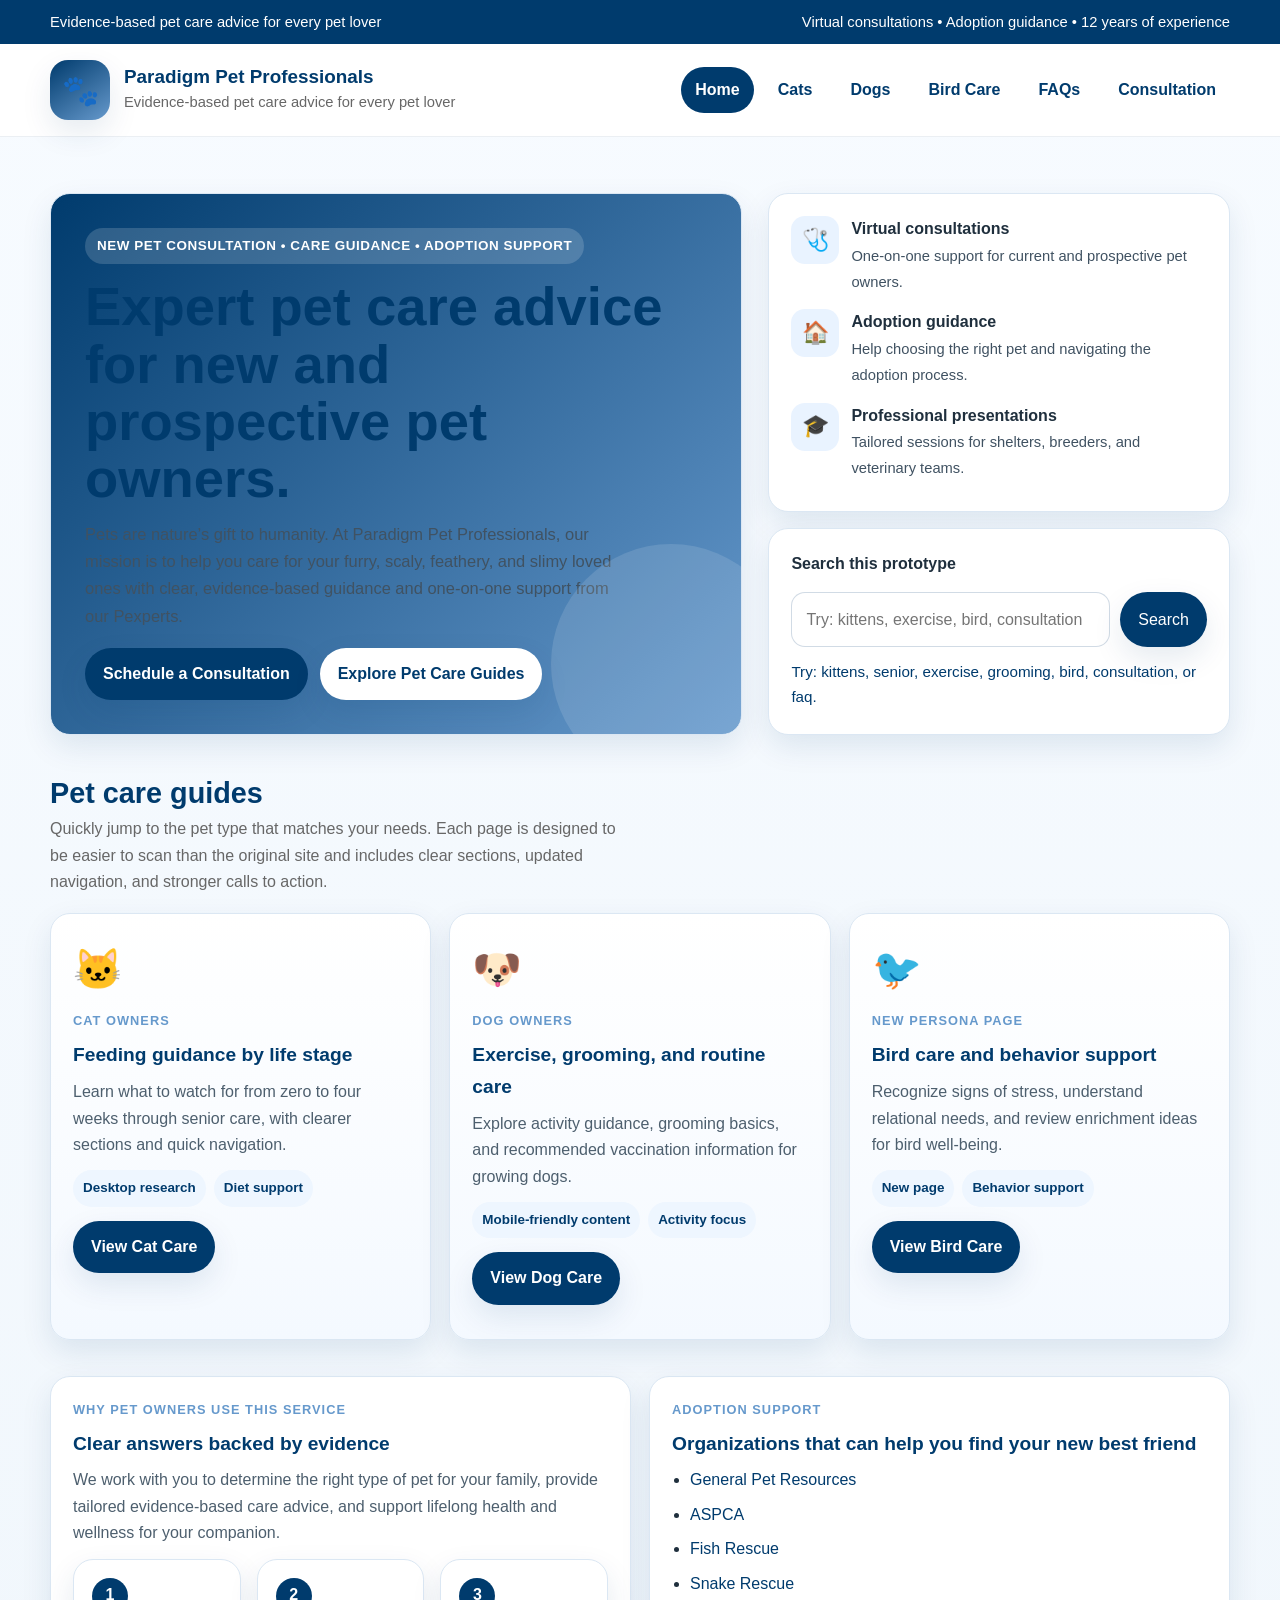
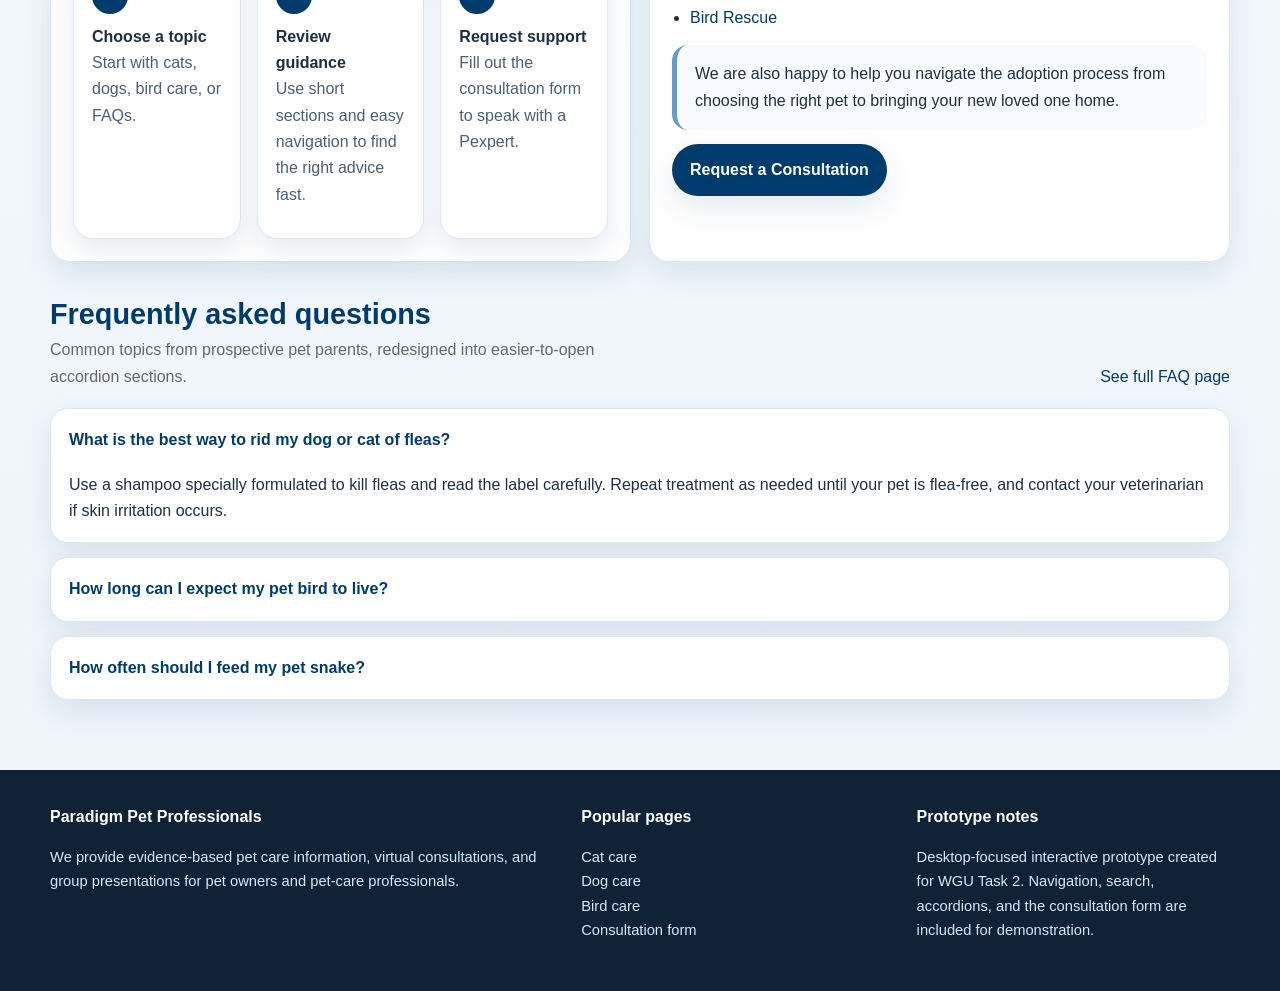
<file: index.html>
<!doctype html>
<html lang="en">
<head>
<meta charset="utf-8">
<meta name="viewport" content="width=device-width, initial-scale=1">
<title>Home | Paradigm Pet Professionals</title>
<link rel="stylesheet" href="styles.css">

</head>
<body>
<div class="topbar"><div class="container"><div>Evidence-based pet care advice for every pet lover</div><div>Virtual consultations • Adoption guidance • 12 years of experience</div></div></div>
<header class="site-header">
  <div class="container header-wrap">
    <div class="brand"><div class="logo">🐾</div><div><h1>Paradigm Pet Professionals</h1><p>Evidence-based pet care advice for every pet lover</p></div></div>
    <nav class="primary" aria-label="Primary"><ul><li><a href="index.html" class="active">Home</a></li><li><a href="cats.html" class="">Cats</a></li><li><a href="dogs.html" class="">Dogs</a></li><li><a href="birds.html" class="">Bird Care</a></li><li><a href="faqs.html" class="">FAQs</a></li><li><a href="consult.html" class="">Consultation</a></li></ul></nav>
  </div>
</header>
<main>

<section class="page-hero">
  <div class="container hero-card">
    <div class="hero-main panel">
      <span class="eyebrow">New pet consultation • Care guidance • Adoption support</span>
      <h2>Expert pet care advice for new and prospective pet owners.</h2>
      <p>Pets are nature’s gift to humanity. At Paradigm Pet Professionals, our mission is to help you care for your furry, scaly, feathery, and slimy loved ones with clear, evidence-based guidance and one-on-one support from our Pexperts.</p>
      <div class="hero-actions"><a class="btn" href="consult.html">Schedule a Consultation</a><a class="btn alt" href="#pet-guides">Explore Pet Care Guides</a></div>
    </div>
    <div class="hero-side">
      <div class="panel info-card">
        <div class="icon-row"><div class="icon">🩺</div><div><strong>Virtual consultations</strong><br><span class="small" style="color:#405262">One-on-one support for current and prospective pet owners.</span></div></div>
        <div class="icon-row" style="margin-top:14px"><div class="icon">🏠</div><div><strong>Adoption guidance</strong><br><span class="small" style="color:#405262">Help choosing the right pet and navigating the adoption process.</span></div></div>
        <div class="icon-row" style="margin-top:14px"><div class="icon">🎓</div><div><strong>Professional presentations</strong><br><span class="small" style="color:#405262">Tailored sessions for shelters, breeders, and veterinary teams.</span></div></div>
      </div>
      <div class="panel info-card search-wrap" data-search>
        <strong>Search this prototype</strong>
        <div class="search-row"><input data-search-input type="text" placeholder="Try: kittens, exercise, bird, consultation"><button class="btn" data-search-btn type="button">Search</button></div>
        <div class="result" data-search-result>Try: kittens, senior, exercise, grooming, bird, consultation, or faq.</div>
      </div>
    </div>
  </div>
</section>

<section class="section" id="pet-guides">
  <div class="container">
    <div class="section-title"><div><h2>Pet care guides</h2><p>Quickly jump to the pet type that matches your needs. Each page is designed to be easier to scan than the original site and includes clear sections, updated navigation, and stronger calls to action.</p></div></div>
    <div class="grid-3">
      <article class="panel pet-card"><div class="pet-emoji">🐱</div><div class="kicker">Cat owners</div><h4>Feeding guidance by life stage</h4><p>Learn what to watch for from zero to four weeks through senior care, with clearer sections and quick navigation.</p><div class="tags"><span class="tag">Desktop research</span><span class="tag">Diet support</span></div><p style="margin-top:14px"><a class="btn" href="cats.html">View Cat Care</a></p></article>
      <article class="panel pet-card"><div class="pet-emoji">🐶</div><div class="kicker">Dog owners</div><h4>Exercise, grooming, and routine care</h4><p>Explore activity guidance, grooming basics, and recommended vaccination information for growing dogs.</p><div class="tags"><span class="tag">Mobile-friendly content</span><span class="tag">Activity focus</span></div><p style="margin-top:14px"><a class="btn" href="dogs.html">View Dog Care</a></p></article>
      <article class="panel pet-card"><div class="pet-emoji">🐦</div><div class="kicker">New persona page</div><h4>Bird care and behavior support</h4><p>Recognize signs of stress, understand relational needs, and review enrichment ideas for bird well-being.</p><div class="tags"><span class="tag">New page</span><span class="tag">Behavior support</span></div><p style="margin-top:14px"><a class="btn" href="birds.html">View Bird Care</a></p></article>
    </div>
  </div>
</section>

<section class="section">
  <div class="container grid-2">
    <div class="panel article-card">
      <div class="kicker">Why pet owners use this service</div>
      <h4>Clear answers backed by evidence</h4>
      <p>We work with you to determine the right type of pet for your family, provide tailored evidence-based care advice, and support lifelong health and wellness for your companion.</p>
      <div class="process">
        <div class="panel step"><div class="num">1</div><strong>Choose a topic</strong><p>Start with cats, dogs, bird care, or FAQs.</p></div>
        <div class="panel step"><div class="num">2</div><strong>Review guidance</strong><p>Use short sections and easy navigation to find the right advice fast.</p></div>
        <div class="panel step"><div class="num">3</div><strong>Request support</strong><p>Fill out the consultation form to speak with a Pexpert.</p></div>
      </div>
    </div>
    <div class="panel resource-card">
      <div class="kicker">Adoption support</div>
      <h4>Organizations that can help you find your new best friend</h4>
      <ul class="clean">
        <li><a href="https://bestfriends.org/pet-care-resources/issues/pet-adoption-resources">General Pet Resources</a></li>
        <li><a href="https://www.aspca.org/">ASPCA</a></li>
        <li><a href="https://www.sterlingshelter.org/humane-society/koi-fish-rescue/">Fish Rescue</a></li>
        <li><a href="https://savethesnakes.org/snakerescuecall/">Snake Rescue</a></li>
        <li><a href="https://ftlob.rescuegroups.org/">Bird Rescue</a></li>
      </ul>
      <div class="callout">We are also happy to help you navigate the adoption process from choosing the right pet to bringing your new loved one home.</div>
      <a class="btn" href="consult.html">Request a Consultation</a>
    </div>
  </div>
</section>

<section class="section">
  <div class="container">
    <div class="section-title"><div><h2>Frequently asked questions</h2><p>Common topics from prospective pet parents, redesigned into easier-to-open accordion sections.</p></div><a href="faqs.html">See full FAQ page</a></div>
    <div class="accordion">
      <details open><summary>What is the best way to rid my dog or cat of fleas?</summary><div class="body">Use a shampoo specially formulated to kill fleas and read the label carefully. Repeat treatment as needed until your pet is flea-free, and contact your veterinarian if skin irritation occurs.</div></details>
      <details><summary>How long can I expect my pet bird to live?</summary><div class="body">Lifespan varies by species, size, environment, and care quality. Cockatiels and budgies may live up to 20 years on average, while some parrots can live much longer.</div></details>
      <details><summary>How often should I feed my pet snake?</summary><div class="body">Most snakes eat once or twice per week, depending on age, size, and activity level. If a snake has not eaten in two or three weeks and seems lethargic, contact a veterinarian.</div></details>
    </div>
  </div>
</section>

</main>
<footer>
  <div class="container footer-grid">
    <div>
      <h4>Paradigm Pet Professionals</h4>
      <p class="small">We provide evidence-based pet care information, virtual consultations, and group presentations for pet owners and pet-care professionals.</p>
    </div>
    <div>
      <h4>Popular pages</h4>
      <p class="small"><a href="cats.html">Cat care</a><br><a href="dogs.html">Dog care</a><br><a href="birds.html">Bird care</a><br><a href="consult.html">Consultation form</a></p>
    </div>
    <div>
      <h4>Prototype notes</h4>
      <p class="small">Desktop-focused interactive prototype created for WGU Task 2. Navigation, search, accordions, and the consultation form are included for demonstration.</p>
    </div>
  </div>
</footer>
<script src="script.js"></script>
</body>
</html>
</file>
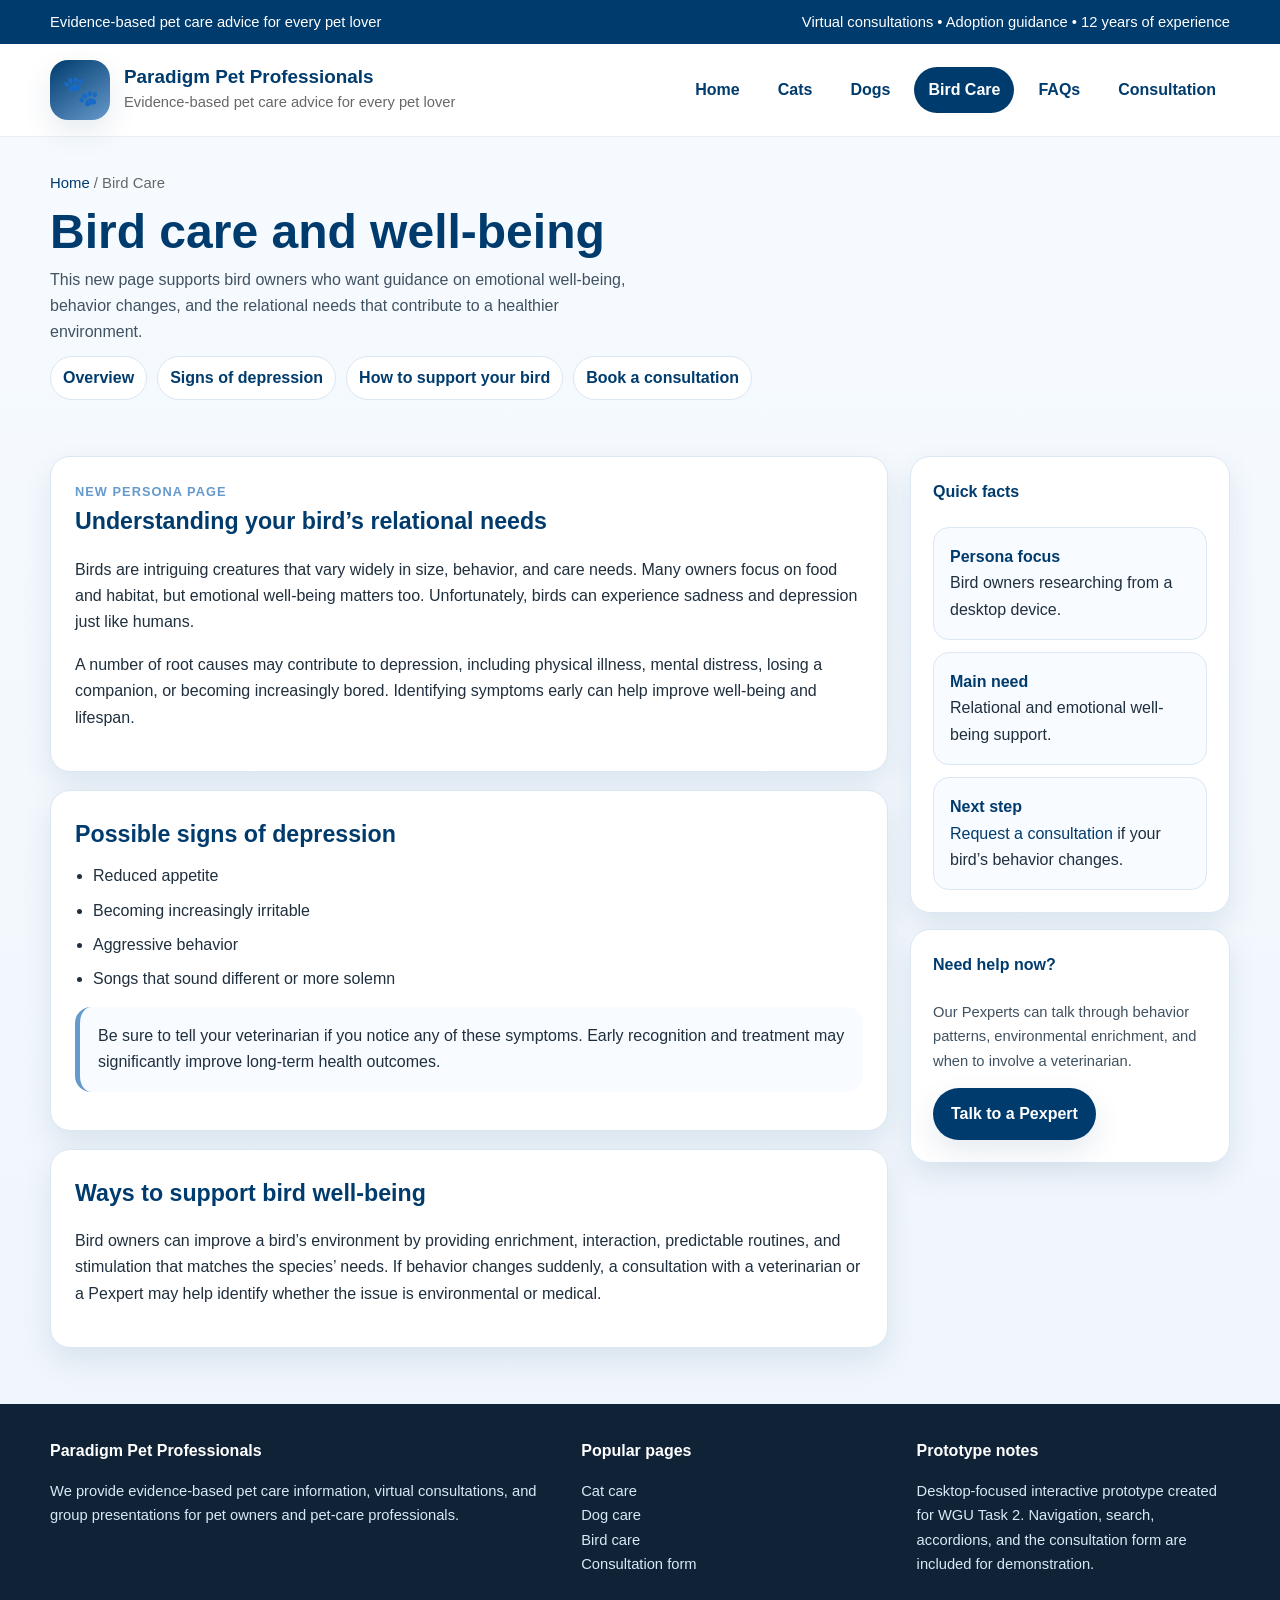
<file: birds.html>
<!doctype html>
<html lang="en">
<head>
<meta charset="utf-8">
<meta name="viewport" content="width=device-width, initial-scale=1">
<title>Bird Care | Paradigm Pet Professionals</title>
<link rel="stylesheet" href="styles.css">

</head>
<body>
<div class="topbar"><div class="container"><div>Evidence-based pet care advice for every pet lover</div><div>Virtual consultations • Adoption guidance • 12 years of experience</div></div></div>
<header class="site-header">
  <div class="container header-wrap">
    <div class="brand"><div class="logo">🐾</div><div><h1>Paradigm Pet Professionals</h1><p>Evidence-based pet care advice for every pet lover</p></div></div>
    <nav class="primary" aria-label="Primary"><ul><li><a href="index.html" class="">Home</a></li><li><a href="cats.html" class="">Cats</a></li><li><a href="dogs.html" class="">Dogs</a></li><li><a href="birds.html" class="active">Bird Care</a></li><li><a href="faqs.html" class="">FAQs</a></li><li><a href="consult.html" class="">Consultation</a></li></ul></nav>
  </div>
</header>
<main>

<section class="page-hero"><div class="container"><div class="breadcrumbs"><a href="index.html">Home</a> / Bird Care</div><h2>Bird care and well-being</h2><p>This new page supports bird owners who want guidance on emotional well-being, behavior changes, and the relational needs that contribute to a healthier environment.</p><div class="quick-nav"><a href="#overview">Overview</a><a href="#symptoms">Signs of depression</a><a href="#support">How to support your bird</a><a href="consult.html">Book a consultation</a></div></div></section>
<section class="section"><div class="container content-layout"><div class="content-stack">
  <article class="panel section-card" id="overview"><div class="kicker">New persona page</div><h3>Understanding your bird’s relational needs</h3><p>Birds are intriguing creatures that vary widely in size, behavior, and care needs. Many owners focus on food and habitat, but emotional well-being matters too. Unfortunately, birds can experience sadness and depression just like humans.</p><p>A number of root causes may contribute to depression, including physical illness, mental distress, losing a companion, or becoming increasingly bored. Identifying symptoms early can help improve well-being and lifespan.</p></article>
  <article class="panel section-card" id="symptoms"><h3>Possible signs of depression</h3><ul class="clean"><li>Reduced appetite</li><li>Becoming increasingly irritable</li><li>Aggressive behavior</li><li>Songs that sound different or more solemn</li></ul><div class="callout">Be sure to tell your veterinarian if you notice any of these symptoms. Early recognition and treatment may significantly improve long-term health outcomes.</div></article>
  <article class="panel section-card" id="support"><h3>Ways to support bird well-being</h3><p>Bird owners can improve a bird’s environment by providing enrichment, interaction, predictable routines, and stimulation that matches the species’ needs. If behavior changes suddenly, a consultation with a veterinarian or a Pexpert may help identify whether the issue is environmental or medical.</p></article>
</div>
<aside class="sidebar"><div class="panel info-card"><h4 style="margin-top:0;color:var(--midnight)">Quick facts</h4><div class="stat-list"><div class="stat-box"><strong>Persona focus</strong>Bird owners researching from a desktop device.</div><div class="stat-box"><strong>Main need</strong>Relational and emotional well-being support.</div><div class="stat-box"><strong>Next step</strong><a href="consult.html">Request a consultation</a> if your bird’s behavior changes.</div></div></div><div class="panel info-card"><h4 style="margin-top:0;color:var(--midnight)">Need help now?</h4><p class="small" style="color:#405262">Our Pexperts can talk through behavior patterns, environmental enrichment, and when to involve a veterinarian.</p><a class="btn" href="consult.html">Talk to a Pexpert</a></div></aside>
</div></section>

</main>
<footer>
  <div class="container footer-grid">
    <div>
      <h4>Paradigm Pet Professionals</h4>
      <p class="small">We provide evidence-based pet care information, virtual consultations, and group presentations for pet owners and pet-care professionals.</p>
    </div>
    <div>
      <h4>Popular pages</h4>
      <p class="small"><a href="cats.html">Cat care</a><br><a href="dogs.html">Dog care</a><br><a href="birds.html">Bird care</a><br><a href="consult.html">Consultation form</a></p>
    </div>
    <div>
      <h4>Prototype notes</h4>
      <p class="small">Desktop-focused interactive prototype created for WGU Task 2. Navigation, search, accordions, and the consultation form are included for demonstration.</p>
    </div>
  </div>
</footer>
<script src="script.js"></script>
</body>
</html>
</file>
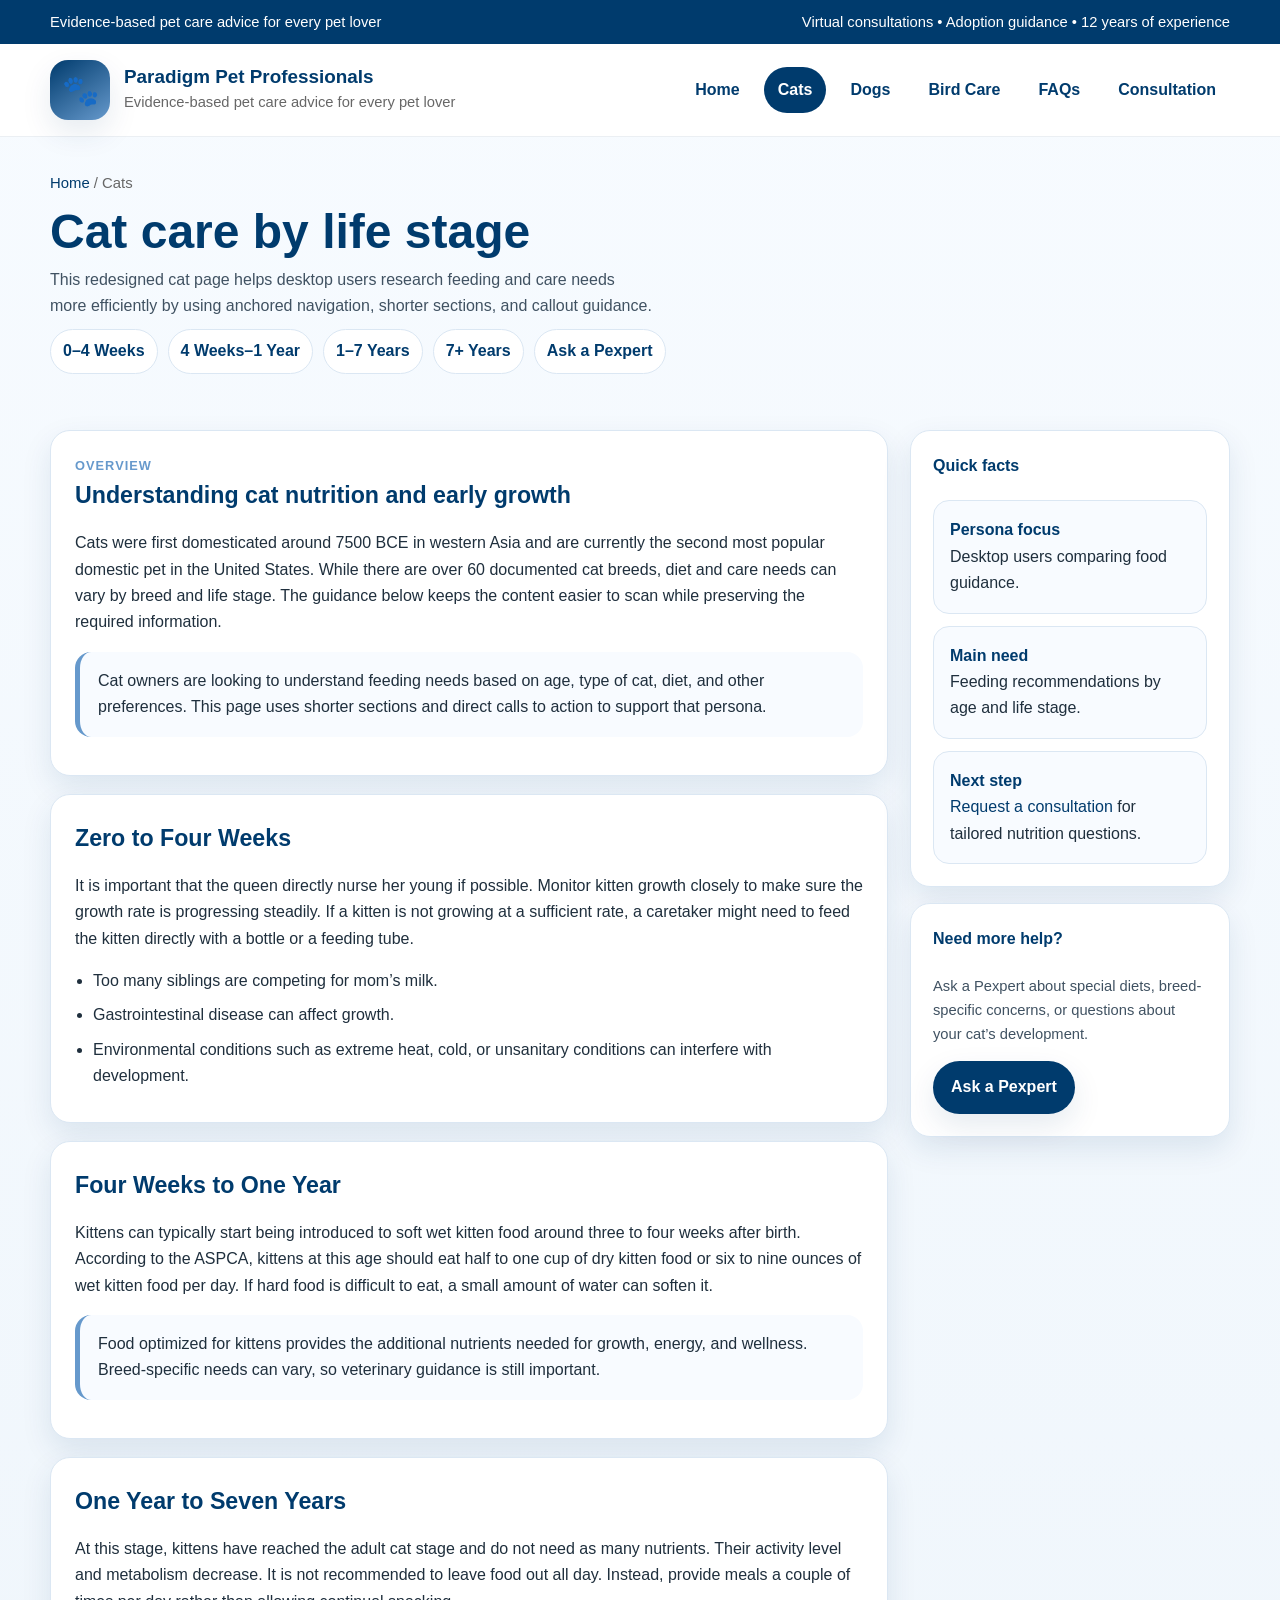
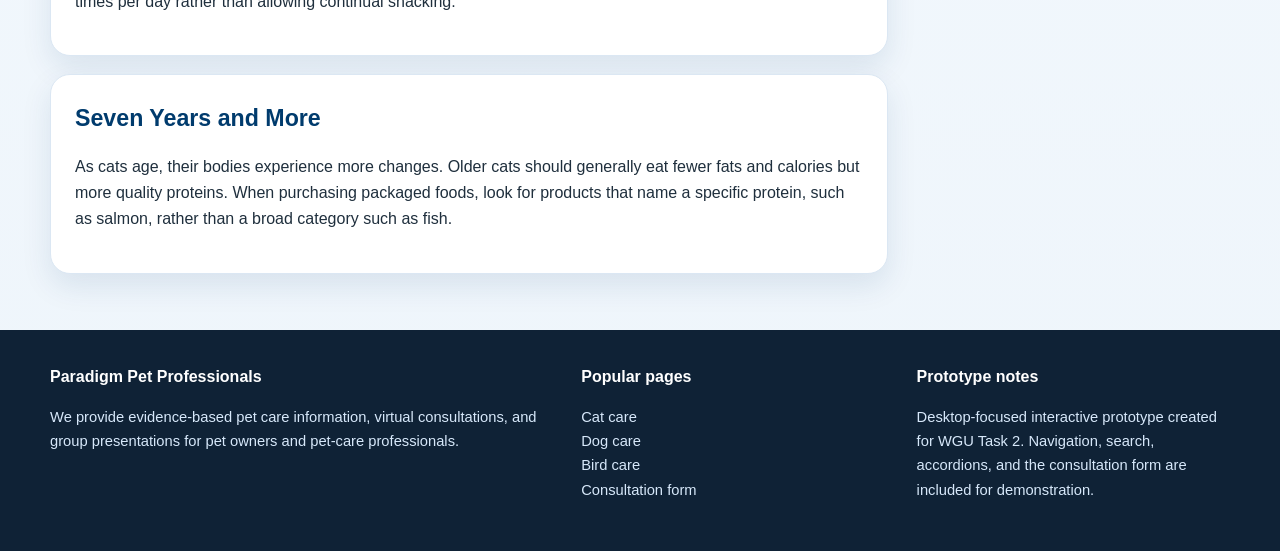
<file: cats.html>
<!doctype html>
<html lang="en">
<head>
<meta charset="utf-8">
<meta name="viewport" content="width=device-width, initial-scale=1">
<title>Cat Owners | Paradigm Pet Professionals</title>
<link rel="stylesheet" href="styles.css">

</head>
<body>
<div class="topbar"><div class="container"><div>Evidence-based pet care advice for every pet lover</div><div>Virtual consultations • Adoption guidance • 12 years of experience</div></div></div>
<header class="site-header">
  <div class="container header-wrap">
    <div class="brand"><div class="logo">🐾</div><div><h1>Paradigm Pet Professionals</h1><p>Evidence-based pet care advice for every pet lover</p></div></div>
    <nav class="primary" aria-label="Primary"><ul><li><a href="index.html" class="">Home</a></li><li><a href="cats.html" class="active">Cats</a></li><li><a href="dogs.html" class="">Dogs</a></li><li><a href="birds.html" class="">Bird Care</a></li><li><a href="faqs.html" class="">FAQs</a></li><li><a href="consult.html" class="">Consultation</a></li></ul></nav>
  </div>
</header>
<main>

<section class="page-hero"><div class="container"><div class="breadcrumbs"><a href="index.html">Home</a> / Cats</div><h2>Cat care by life stage</h2><p>This redesigned cat page helps desktop users research feeding and care needs more efficiently by using anchored navigation, shorter sections, and callout guidance.</p><div class="quick-nav"><a href="#zero-four">0–4 Weeks</a><a href="#four-one">4 Weeks–1 Year</a><a href="#one-seven">1–7 Years</a><a href="#seven-plus">7+ Years</a><a href="consult.html">Ask a Pexpert</a></div></div></section>
<section class="section"><div class="container content-layout"><div class="content-stack">
  <article class="panel section-card"><div class="kicker">Overview</div><h3>Understanding cat nutrition and early growth</h3><p>Cats were first domesticated around 7500 BCE in western Asia and are currently the second most popular domestic pet in the United States. While there are over 60 documented cat breeds, diet and care needs can vary by breed and life stage. The guidance below keeps the content easier to scan while preserving the required information.</p><div class="callout">Cat owners are looking to understand feeding needs based on age, type of cat, diet, and other preferences. This page uses shorter sections and direct calls to action to support that persona.</div></article>
  <article class="panel section-card" id="zero-four"><h3>Zero to Four Weeks</h3><p>It is important that the queen directly nurse her young if possible. Monitor kitten growth closely to make sure the growth rate is progressing steadily. If a kitten is not growing at a sufficient rate, a caretaker might need to feed the kitten directly with a bottle or a feeding tube.</p><ul class="clean"><li>Too many siblings are competing for mom’s milk.</li><li>Gastrointestinal disease can affect growth.</li><li>Environmental conditions such as extreme heat, cold, or unsanitary conditions can interfere with development.</li></ul></article>
  <article class="panel section-card" id="four-one"><h3>Four Weeks to One Year</h3><p>Kittens can typically start being introduced to soft wet kitten food around three to four weeks after birth. According to the ASPCA, kittens at this age should eat half to one cup of dry kitten food or six to nine ounces of wet kitten food per day. If hard food is difficult to eat, a small amount of water can soften it.</p><div class="callout">Food optimized for kittens provides the additional nutrients needed for growth, energy, and wellness. Breed-specific needs can vary, so veterinary guidance is still important.</div></article>
  <article class="panel section-card" id="one-seven"><h3>One Year to Seven Years</h3><p>At this stage, kittens have reached the adult cat stage and do not need as many nutrients. Their activity level and metabolism decrease. It is not recommended to leave food out all day. Instead, provide meals a couple of times per day rather than allowing continual snacking.</p></article>
  <article class="panel section-card" id="seven-plus"><h3>Seven Years and More</h3><p>As cats age, their bodies experience more changes. Older cats should generally eat fewer fats and calories but more quality proteins. When purchasing packaged foods, look for products that name a specific protein, such as salmon, rather than a broad category such as fish.</p></article>
</div>
<aside class="sidebar"><div class="panel info-card"><h4 style="margin-top:0;color:var(--midnight)">Quick facts</h4><div class="stat-list"><div class="stat-box"><strong>Persona focus</strong>Desktop users comparing food guidance.</div><div class="stat-box"><strong>Main need</strong>Feeding recommendations by age and life stage.</div><div class="stat-box"><strong>Next step</strong><a href="consult.html">Request a consultation</a> for tailored nutrition questions.</div></div></div><div class="panel info-card"><h4 style="margin-top:0;color:var(--midnight)">Need more help?</h4><p class="small" style="color:#405262">Ask a Pexpert about special diets, breed-specific concerns, or questions about your cat’s development.</p><a class="btn" href="consult.html">Ask a Pexpert</a></div></aside>
</div></section>

</main>
<footer>
  <div class="container footer-grid">
    <div>
      <h4>Paradigm Pet Professionals</h4>
      <p class="small">We provide evidence-based pet care information, virtual consultations, and group presentations for pet owners and pet-care professionals.</p>
    </div>
    <div>
      <h4>Popular pages</h4>
      <p class="small"><a href="cats.html">Cat care</a><br><a href="dogs.html">Dog care</a><br><a href="birds.html">Bird care</a><br><a href="consult.html">Consultation form</a></p>
    </div>
    <div>
      <h4>Prototype notes</h4>
      <p class="small">Desktop-focused interactive prototype created for WGU Task 2. Navigation, search, accordions, and the consultation form are included for demonstration.</p>
    </div>
  </div>
</footer>
<script src="script.js"></script>
</body>
</html>
</file>
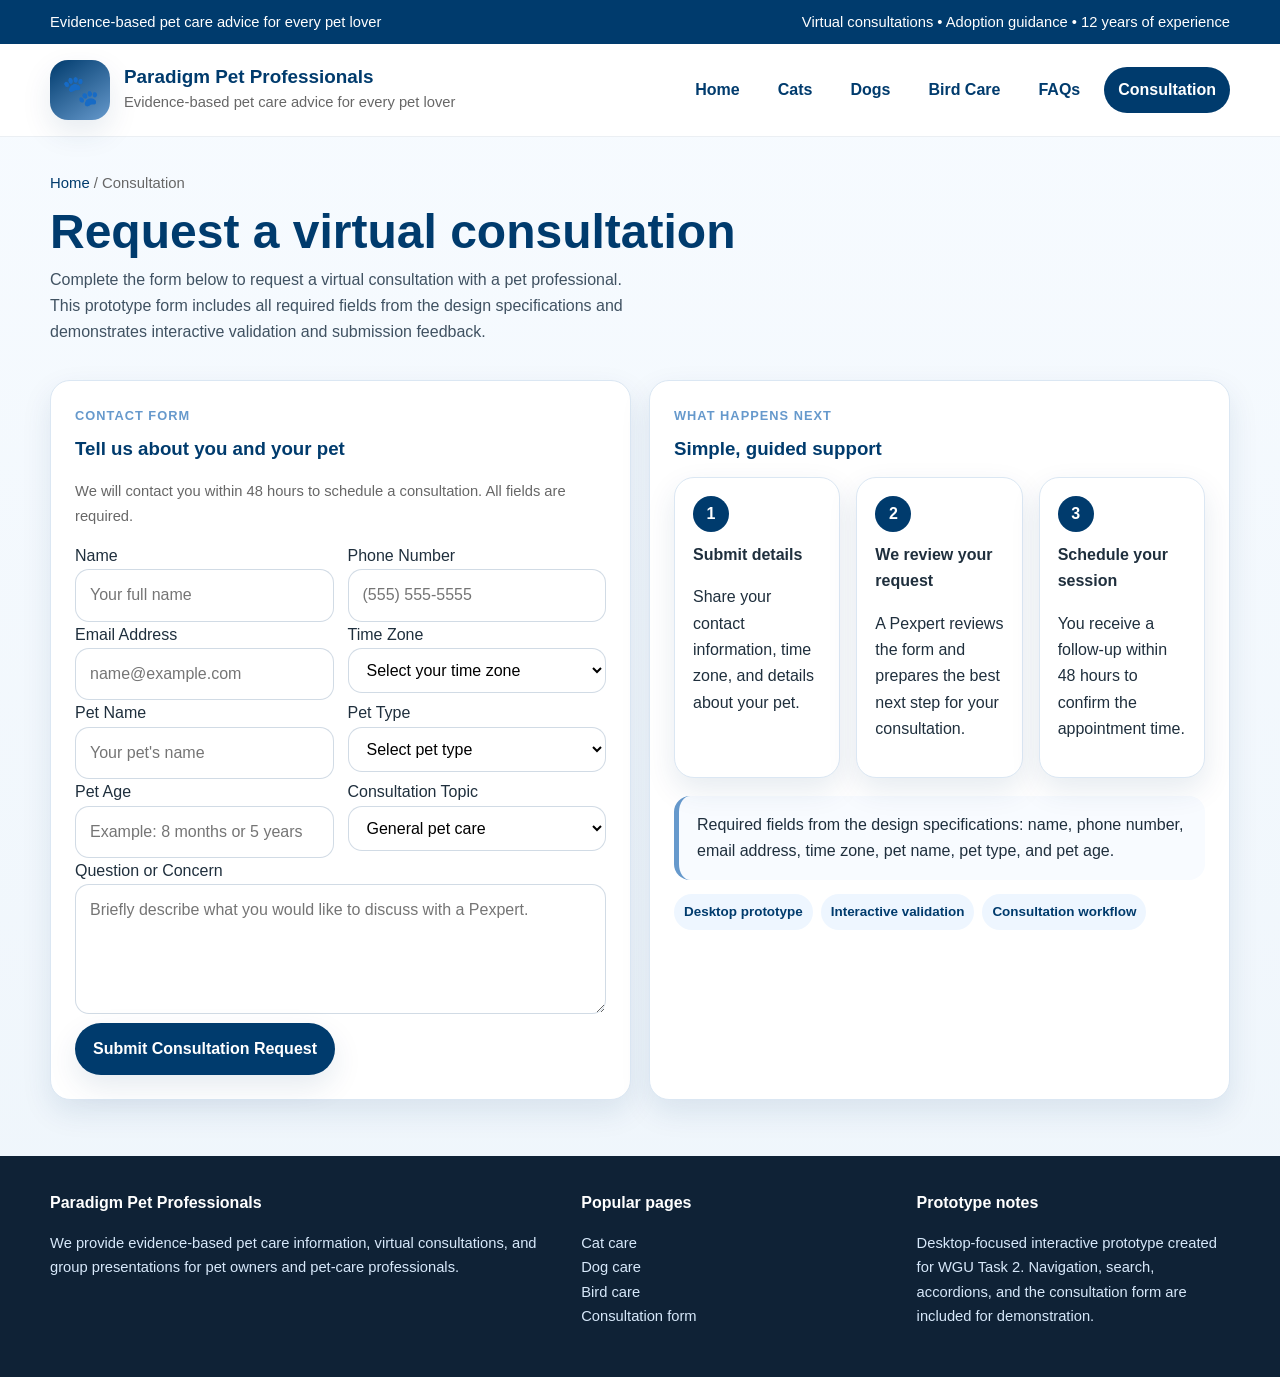
<file: consult.html>
<!doctype html>
<html lang="en">
<head>
<meta charset="utf-8">
<meta name="viewport" content="width=device-width, initial-scale=1">
<title>Consultation | Paradigm Pet Professionals</title>
<link rel="stylesheet" href="styles.css">

</head>
<body>
<div class="topbar"><div class="container"><div>Evidence-based pet care advice for every pet lover</div><div>Virtual consultations • Adoption guidance • 12 years of experience</div></div></div>
<header class="site-header">
  <div class="container header-wrap">
    <div class="brand"><div class="logo">🐾</div><div><h1>Paradigm Pet Professionals</h1><p>Evidence-based pet care advice for every pet lover</p></div></div>
    <nav class="primary" aria-label="Primary"><ul><li><a href="index.html" class="">Home</a></li><li><a href="cats.html" class="">Cats</a></li><li><a href="dogs.html" class="">Dogs</a></li><li><a href="birds.html" class="">Bird Care</a></li><li><a href="faqs.html" class="">FAQs</a></li><li><a href="consult.html" class="active">Consultation</a></li></ul></nav>
  </div>
</header>
<main>

<section class="page-hero"><div class="container"><div class="breadcrumbs"><a href="index.html">Home</a> / Consultation</div><h2>Request a virtual consultation</h2><p>Complete the form below to request a virtual consultation with a pet professional. This prototype form includes all required fields from the design specifications and demonstrates interactive validation and submission feedback.</p></div></section>
<section class="section"><div class="container grid-2">
  <div class="panel form-card form-wrap">
    <div class="kicker">Contact form</div>
    <h3 style="margin:8px 0 12px;color:var(--midnight)">Tell us about you and your pet</h3>
    <p class="notice">We will contact you within 48 hours to schedule a consultation. All fields are required.</p>
    <div class="success" data-success-box><strong>Prototype confirmation created.</strong><div data-form-summary style="margin-top:8px"></div></div>
    <form data-consult-form>
      <div class="form-grid">
        <label>Name<input type="text" name="owner_name" placeholder="Your full name"></label>
        <label>Phone Number<input type="tel" name="phone" placeholder="(555) 555-5555"></label>
      </div>
      <div class="form-grid">
        <label>Email Address<input type="email" name="email" placeholder="name@example.com"></label>
        <label>Time Zone<select name="timezone"><option value="">Select your time zone</option><option>Eastern Time</option><option>Central Time</option><option>Mountain Time</option><option>Pacific Time</option><option>Alaska Time</option><option>Hawaii-Aleutian Time</option></select></label>
      </div>
      <div class="form-grid">
        <label>Pet Name<input type="text" name="pet_name" placeholder="Your pet's name"></label>
        <label>Pet Type<select name="pet_type"><option value="">Select pet type</option><option>Cat</option><option>Dog</option><option>Bird</option><option>Fish</option><option>Small Animal</option><option>Other</option></select></label>
      </div>
      <div class="form-grid">
        <label>Pet Age<input type="text" name="pet_age" placeholder="Example: 8 months or 5 years"></label>
        <label>Consultation Topic<select name="topic"><option>General pet care</option><option>Choosing the right pet</option><option>Diet and nutrition</option><option>Behavior and environment</option><option>Adoption support</option></select></label>
      </div>
      <label>Question or Concern<textarea name="notes" placeholder="Briefly describe what you would like to discuss with a Pexpert."></textarea></label>
      <button class="btn" type="submit">Submit Consultation Request</button>
    </form>
  </div>
  <div class="panel form-card">
    <div class="kicker">What happens next</div>
    <h3 style="margin:8px 0 12px;color:var(--midnight)">Simple, guided support</h3>
    <div class="process">
      <div class="panel step"><div class="num">1</div><strong>Submit details</strong><p>Share your contact information, time zone, and details about your pet.</p></div>
      <div class="panel step"><div class="num">2</div><strong>We review your request</strong><p>A Pexpert reviews the form and prepares the best next step for your consultation.</p></div>
      <div class="panel step"><div class="num">3</div><strong>Schedule your session</strong><p>You receive a follow-up within 48 hours to confirm the appointment time.</p></div>
    </div>
    <div class="callout" style="margin-top:18px">Required fields from the design specifications: name, phone number, email address, time zone, pet name, pet type, and pet age.</div>
    <div class="tags"><span class="tag">Desktop prototype</span><span class="tag">Interactive validation</span><span class="tag">Consultation workflow</span></div>
  </div>
</div></section>

</main>
<footer>
  <div class="container footer-grid">
    <div>
      <h4>Paradigm Pet Professionals</h4>
      <p class="small">We provide evidence-based pet care information, virtual consultations, and group presentations for pet owners and pet-care professionals.</p>
    </div>
    <div>
      <h4>Popular pages</h4>
      <p class="small"><a href="cats.html">Cat care</a><br><a href="dogs.html">Dog care</a><br><a href="birds.html">Bird care</a><br><a href="consult.html">Consultation form</a></p>
    </div>
    <div>
      <h4>Prototype notes</h4>
      <p class="small">Desktop-focused interactive prototype created for WGU Task 2. Navigation, search, accordions, and the consultation form are included for demonstration.</p>
    </div>
  </div>
</footer>
<script src="script.js"></script>
</body>
</html>
</file>
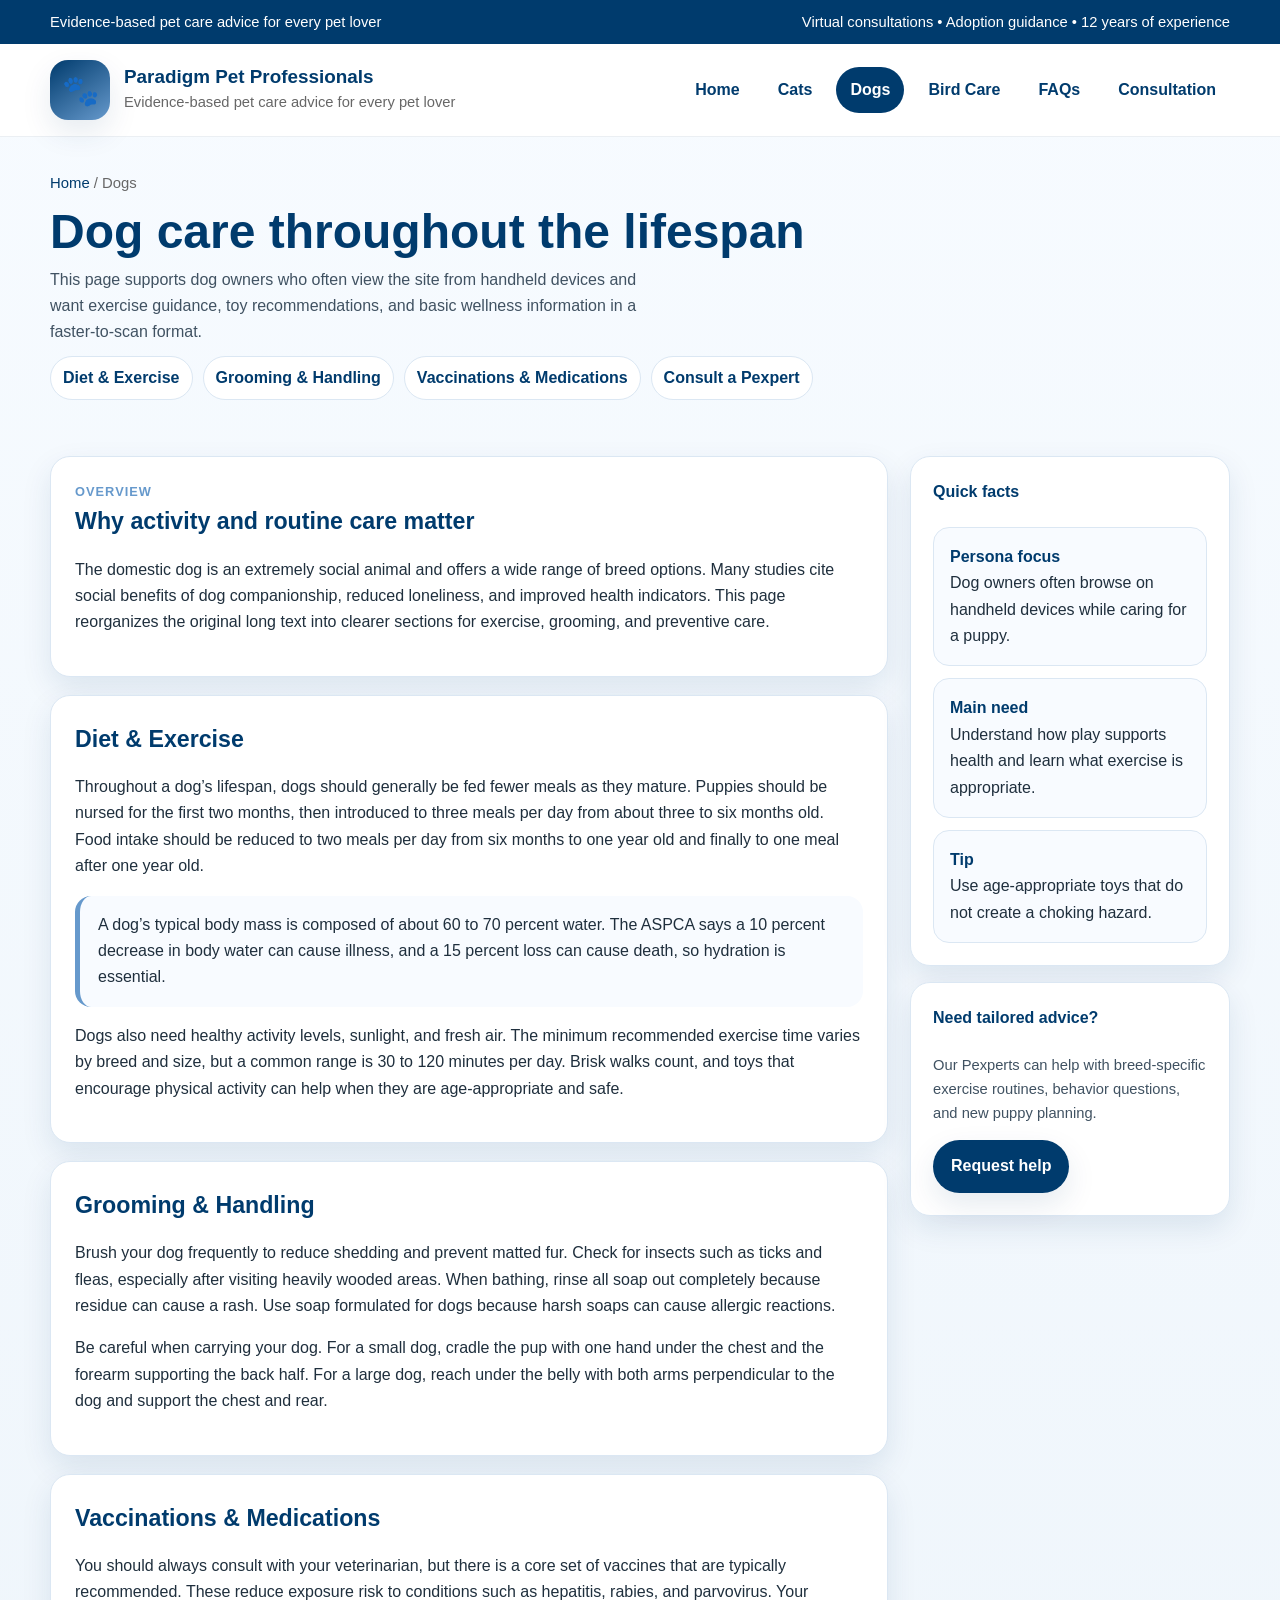
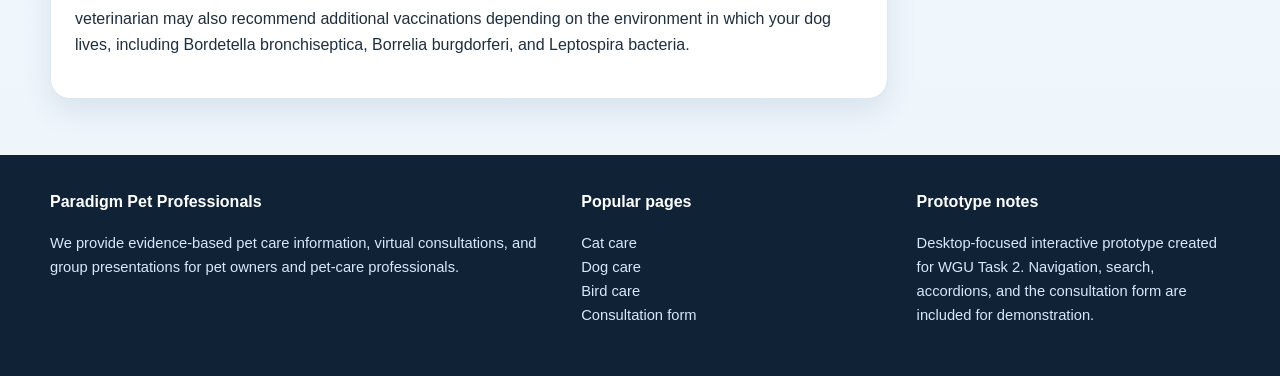
<file: dogs.html>
<!doctype html>
<html lang="en">
<head>
<meta charset="utf-8">
<meta name="viewport" content="width=device-width, initial-scale=1">
<title>Dog Owners | Paradigm Pet Professionals</title>
<link rel="stylesheet" href="styles.css">

</head>
<body>
<div class="topbar"><div class="container"><div>Evidence-based pet care advice for every pet lover</div><div>Virtual consultations • Adoption guidance • 12 years of experience</div></div></div>
<header class="site-header">
  <div class="container header-wrap">
    <div class="brand"><div class="logo">🐾</div><div><h1>Paradigm Pet Professionals</h1><p>Evidence-based pet care advice for every pet lover</p></div></div>
    <nav class="primary" aria-label="Primary"><ul><li><a href="index.html" class="">Home</a></li><li><a href="cats.html" class="">Cats</a></li><li><a href="dogs.html" class="active">Dogs</a></li><li><a href="birds.html" class="">Bird Care</a></li><li><a href="faqs.html" class="">FAQs</a></li><li><a href="consult.html" class="">Consultation</a></li></ul></nav>
  </div>
</header>
<main>

<section class="page-hero"><div class="container"><div class="breadcrumbs"><a href="index.html">Home</a> / Dogs</div><h2>Dog care throughout the lifespan</h2><p>This page supports dog owners who often view the site from handheld devices and want exercise guidance, toy recommendations, and basic wellness information in a faster-to-scan format.</p><div class="quick-nav"><a href="#diet">Diet & Exercise</a><a href="#grooming">Grooming & Handling</a><a href="#vaccines">Vaccinations & Medications</a><a href="consult.html">Consult a Pexpert</a></div></div></section>
<section class="section"><div class="container content-layout"><div class="content-stack">
  <article class="panel section-card"><div class="kicker">Overview</div><h3>Why activity and routine care matter</h3><p>The domestic dog is an extremely social animal and offers a wide range of breed options. Many studies cite social benefits of dog companionship, reduced loneliness, and improved health indicators. This page reorganizes the original long text into clearer sections for exercise, grooming, and preventive care.</p></article>
  <article class="panel section-card" id="diet"><h3>Diet & Exercise</h3><p>Throughout a dog’s lifespan, dogs should generally be fed fewer meals as they mature. Puppies should be nursed for the first two months, then introduced to three meals per day from about three to six months old. Food intake should be reduced to two meals per day from six months to one year old and finally to one meal after one year old.</p><div class="callout">A dog’s typical body mass is composed of about 60 to 70 percent water. The ASPCA says a 10 percent decrease in body water can cause illness, and a 15 percent loss can cause death, so hydration is essential.</div><p>Dogs also need healthy activity levels, sunlight, and fresh air. The minimum recommended exercise time varies by breed and size, but a common range is 30 to 120 minutes per day. Brisk walks count, and toys that encourage physical activity can help when they are age-appropriate and safe.</p></article>
  <article class="panel section-card" id="grooming"><h3>Grooming & Handling</h3><p>Brush your dog frequently to reduce shedding and prevent matted fur. Check for insects such as ticks and fleas, especially after visiting heavily wooded areas. When bathing, rinse all soap out completely because residue can cause a rash. Use soap formulated for dogs because harsh soaps can cause allergic reactions.</p><p>Be careful when carrying your dog. For a small dog, cradle the pup with one hand under the chest and the forearm supporting the back half. For a large dog, reach under the belly with both arms perpendicular to the dog and support the chest and rear.</p></article>
  <article class="panel section-card" id="vaccines"><h3>Vaccinations & Medications</h3><p>You should always consult with your veterinarian, but there is a core set of vaccines that are typically recommended. These reduce exposure risk to conditions such as hepatitis, rabies, and parvovirus. Your veterinarian may also recommend additional vaccinations depending on the environment in which your dog lives, including Bordetella bronchiseptica, Borrelia burgdorferi, and Leptospira bacteria.</p></article>
</div>
<aside class="sidebar"><div class="panel info-card"><h4 style="margin-top:0;color:var(--midnight)">Quick facts</h4><div class="stat-list"><div class="stat-box"><strong>Persona focus</strong>Dog owners often browse on handheld devices while caring for a puppy.</div><div class="stat-box"><strong>Main need</strong>Understand how play supports health and learn what exercise is appropriate.</div><div class="stat-box"><strong>Tip</strong>Use age-appropriate toys that do not create a choking hazard.</div></div></div><div class="panel info-card"><h4 style="margin-top:0;color:var(--midnight)">Need tailored advice?</h4><p class="small" style="color:#405262">Our Pexperts can help with breed-specific exercise routines, behavior questions, and new puppy planning.</p><a class="btn" href="consult.html">Request help</a></div></aside>
</div></section>

</main>
<footer>
  <div class="container footer-grid">
    <div>
      <h4>Paradigm Pet Professionals</h4>
      <p class="small">We provide evidence-based pet care information, virtual consultations, and group presentations for pet owners and pet-care professionals.</p>
    </div>
    <div>
      <h4>Popular pages</h4>
      <p class="small"><a href="cats.html">Cat care</a><br><a href="dogs.html">Dog care</a><br><a href="birds.html">Bird care</a><br><a href="consult.html">Consultation form</a></p>
    </div>
    <div>
      <h4>Prototype notes</h4>
      <p class="small">Desktop-focused interactive prototype created for WGU Task 2. Navigation, search, accordions, and the consultation form are included for demonstration.</p>
    </div>
  </div>
</footer>
<script src="script.js"></script>
</body>
</html>
</file>
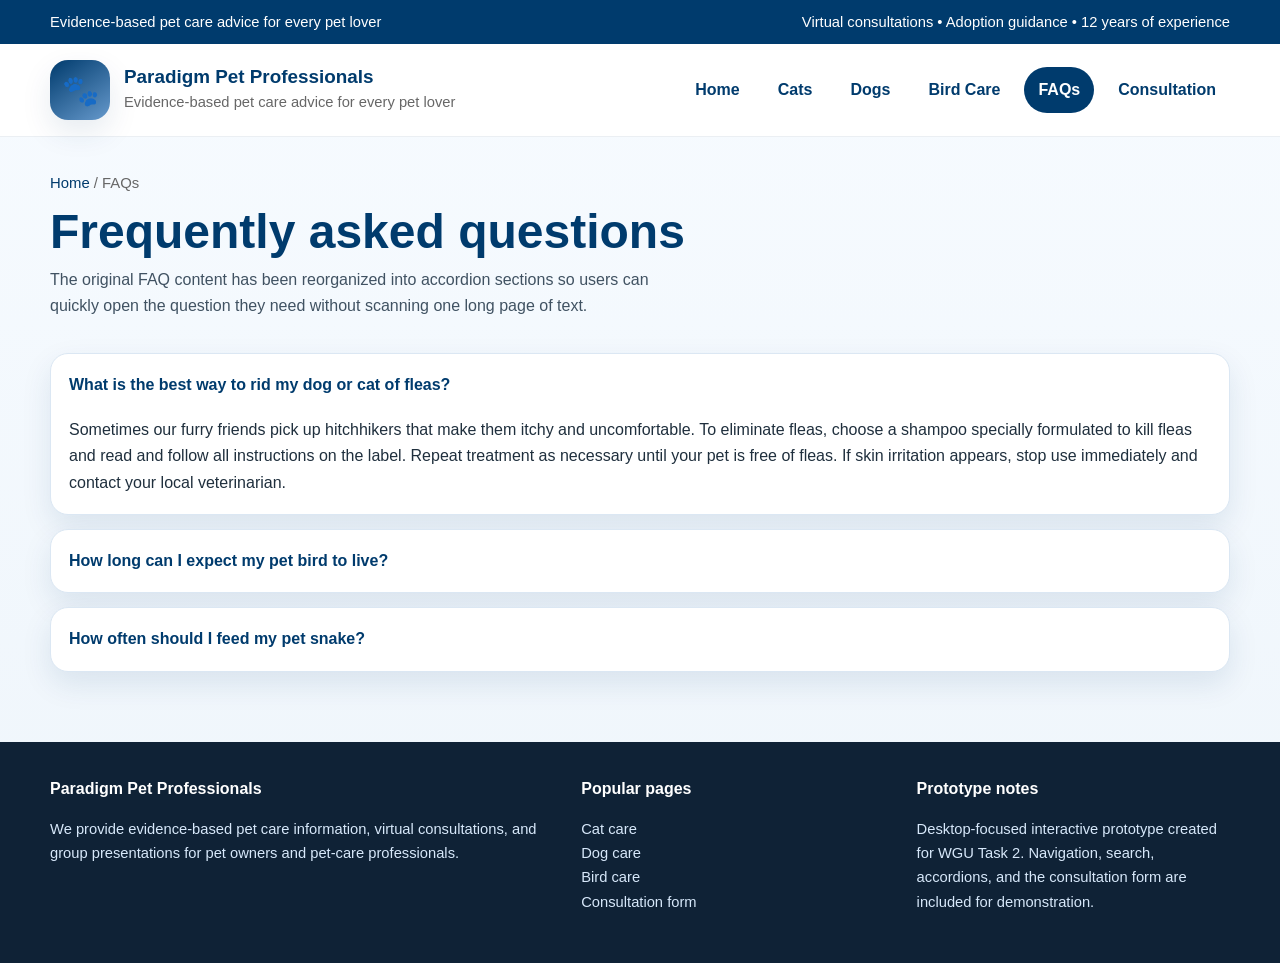
<file: faqs.html>
<!doctype html>
<html lang="en">
<head>
<meta charset="utf-8">
<meta name="viewport" content="width=device-width, initial-scale=1">
<title>FAQs | Paradigm Pet Professionals</title>
<link rel="stylesheet" href="styles.css">

</head>
<body>
<div class="topbar"><div class="container"><div>Evidence-based pet care advice for every pet lover</div><div>Virtual consultations • Adoption guidance • 12 years of experience</div></div></div>
<header class="site-header">
  <div class="container header-wrap">
    <div class="brand"><div class="logo">🐾</div><div><h1>Paradigm Pet Professionals</h1><p>Evidence-based pet care advice for every pet lover</p></div></div>
    <nav class="primary" aria-label="Primary"><ul><li><a href="index.html" class="">Home</a></li><li><a href="cats.html" class="">Cats</a></li><li><a href="dogs.html" class="">Dogs</a></li><li><a href="birds.html" class="">Bird Care</a></li><li><a href="faqs.html" class="active">FAQs</a></li><li><a href="consult.html" class="">Consultation</a></li></ul></nav>
  </div>
</header>
<main>

<section class="page-hero"><div class="container"><div class="breadcrumbs"><a href="index.html">Home</a> / FAQs</div><h2>Frequently asked questions</h2><p>The original FAQ content has been reorganized into accordion sections so users can quickly open the question they need without scanning one long page of text.</p></div></section>
<section class="section"><div class="container"><div class="accordion">
<details open><summary>What is the best way to rid my dog or cat of fleas?</summary><div class="body">Sometimes our furry friends pick up hitchhikers that make them itchy and uncomfortable. To eliminate fleas, choose a shampoo specially formulated to kill fleas and read and follow all instructions on the label. Repeat treatment as necessary until your pet is free of fleas. If skin irritation appears, stop use immediately and contact your local veterinarian.</div></details>
<details><summary>How long can I expect my pet bird to live?</summary><div class="body">The answer varies depending on the type of bird, the size, the environment, and care quality. Cockatiels and budgies may live up to 20 years on average, while many parrots can live much longer. Longevity can often be supported by veterinary visits, healthy diet, and a sanitary environment.</div></details>
<details><summary>How often should I feed my pet snake?</summary><div class="body">Most snakes eat one to two times per week depending on age, size, and activity level. Some snakes can go as long as two weeks between meals. If your snake has not eaten in two or three weeks and seems lethargic, contact your local veterinarian.</div></details>
</div></div></section>

</main>
<footer>
  <div class="container footer-grid">
    <div>
      <h4>Paradigm Pet Professionals</h4>
      <p class="small">We provide evidence-based pet care information, virtual consultations, and group presentations for pet owners and pet-care professionals.</p>
    </div>
    <div>
      <h4>Popular pages</h4>
      <p class="small"><a href="cats.html">Cat care</a><br><a href="dogs.html">Dog care</a><br><a href="birds.html">Bird care</a><br><a href="consult.html">Consultation form</a></p>
    </div>
    <div>
      <h4>Prototype notes</h4>
      <p class="small">Desktop-focused interactive prototype created for WGU Task 2. Navigation, search, accordions, and the consultation form are included for demonstration.</p>
    </div>
  </div>
</footer>
<script src="script.js"></script>
</body>
</html>
</file>
<file: styles.css>
:root{
  --midnight:#003B6D;
  --sky:#6699CC;
  --dim:#676767;
  --silver:#BDBDBD;
  --bg:#f4f8fc;
  --ink:#1f2f3d;
  --card:#ffffff;
  --line:#dbe7f3;
  --accent:#e9f3ff;
  --success:#e9f8ee;
  --radius:20px;
  --shadow:0 12px 30px rgba(0,59,109,.10);
  --max:1180px;
}
*{box-sizing:border-box}
html{scroll-behavior:smooth}
body{margin:0;font-family:Inter,Segoe UI,Arial,sans-serif;color:var(--ink);background:linear-gradient(180deg,#f7fbff 0,#eef5fb 100%);line-height:1.65}
a{color:var(--midnight);text-decoration:none}
a:hover{text-decoration:underline}
img{max-width:100%;display:block}
.container{width:min(var(--max),calc(100% - 52px));margin:0 auto}
.topbar{background:var(--midnight);color:#fff;font-size:.92rem}
.topbar .container{display:flex;justify-content:space-between;gap:20px;padding:10px 0}
.site-header{position:sticky;top:0;z-index:20;background:rgba(255,255,255,.94);backdrop-filter:blur(12px);border-bottom:1px solid rgba(0,59,109,.08)}
.header-wrap{display:flex;align-items:center;justify-content:space-between;gap:20px;padding:16px 0}
.brand{display:flex;align-items:center;gap:14px}
.logo{width:60px;height:60px;border-radius:18px;background:linear-gradient(145deg,var(--midnight),var(--sky));display:grid;place-items:center;color:#fff;font-size:30px;box-shadow:var(--shadow)}
.brand h1{margin:0;color:var(--midnight);font-size:1.18rem;line-height:1.15}
.brand p{margin:2px 0 0;color:var(--dim);font-size:.92rem}
nav.primary ul{list-style:none;display:flex;gap:10px;flex-wrap:wrap;margin:0;padding:0}
nav.primary a{display:inline-flex;padding:10px 14px;border-radius:999px;font-weight:700}
nav.primary a.active,nav.primary a:hover{background:var(--midnight);color:#fff;text-decoration:none}
.page-hero{padding:34px 0 16px}
.breadcrumbs{font-size:.93rem;color:var(--dim);margin-bottom:10px}
.page-hero h2{margin:0 0 8px;color:var(--midnight);font-size:clamp(2rem,4vw,3rem);line-height:1.1}
.page-hero p{margin:0;max-width:68ch;color:#405262}
.hero-card{display:grid;grid-template-columns:1.2fr .8fr;gap:26px;align-items:stretch;padding:22px 0 8px}
.panel{background:var(--card);border:1px solid var(--line);border-radius:var(--radius);box-shadow:var(--shadow)}
.hero-main{padding:34px;background:linear-gradient(135deg,var(--midnight),var(--sky));color:#fff;position:relative;overflow:hidden}
.hero-main:after{content:'';position:absolute;right:-50px;bottom:-50px;width:240px;height:240px;border-radius:50%;background:rgba(255,255,255,.12)}
.eyebrow{display:inline-block;padding:7px 12px;border-radius:999px;background:rgba(255,255,255,.16);font-size:.84rem;font-weight:800;letter-spacing:.04em;text-transform:uppercase}
.hero-main h2{font-size:clamp(2.1rem,4.4vw,3.4rem);line-height:1.05;margin:14px 0 14px}
.hero-main p{max-width:58ch;font-size:1.03rem}
.hero-actions{display:flex;gap:12px;flex-wrap:wrap;margin-top:18px}
.btn{display:inline-flex;align-items:center;justify-content:center;gap:10px;padding:13px 18px;border-radius:999px;background:var(--midnight);color:#fff;font-weight:800;border:0;cursor:pointer;box-shadow:var(--shadow)}
.btn:hover{text-decoration:none;transform:translateY(-1px)}
.btn.alt{background:#fff;color:var(--midnight)}
.hero-side{display:grid;gap:16px}
.info-card{padding:22px}
.icon-row{display:flex;gap:12px;align-items:flex-start}
.icon{width:48px;height:48px;border-radius:14px;background:var(--accent);display:grid;place-items:center;font-size:22px;flex:0 0 auto}
.search-wrap input,.search-wrap button{font:inherit}
.search-wrap{display:grid;gap:12px}
.search-row{display:flex;gap:10px}
input,select,textarea{width:100%;padding:12px 14px;border-radius:14px;border:1px solid rgba(0,59,109,.18);font:inherit;background:#fff}
textarea{min-height:130px;resize:vertical}
button{font:inherit}
.result{font-size:.95rem;color:var(--midnight);min-height:24px}
.section{padding:18px 0}
.section-title{display:flex;justify-content:space-between;align-items:end;gap:18px;margin-bottom:18px}
.section-title h3,.section-title h2{margin:0;color:var(--midnight);font-size:1.8rem;line-height:1.15}
.section-title p{margin:6px 0 0;color:var(--dim);max-width:64ch}
.grid-3{display:grid;grid-template-columns:repeat(3,1fr);gap:18px}
.grid-2{display:grid;grid-template-columns:repeat(2,1fr);gap:18px}
.pet-card,.mini-card,.resource-card,.testimonial,.article-card{padding:22px}
.pet-card{background:linear-gradient(180deg,#fff 0,#f4f9ff 100%);position:relative;overflow:hidden}
.pet-card .pet-emoji{font-size:40px;margin-bottom:8px}
.kicker{font-size:.8rem;text-transform:uppercase;letter-spacing:.08em;color:var(--sky);font-weight:800}
.pet-card h4,.mini-card h4,.article-card h4,.resource-card h4{margin:8px 0;color:var(--midnight);font-size:1.2rem}
.pet-card p,.mini-card p,.article-card p,.resource-card p,.testimonial p{margin:0 0 12px;color:#4d5f6e}
.tags{display:flex;gap:8px;flex-wrap:wrap}
.tag{display:inline-flex;padding:7px 10px;background:#eef6ff;border-radius:999px;color:var(--midnight);font-size:.84rem;font-weight:700}
.quick-nav{display:flex;gap:10px;flex-wrap:wrap;margin:10px 0 22px}
.quick-nav a{padding:8px 12px;background:#fff;border:1px solid var(--line);border-radius:999px;font-weight:700}
.quick-nav a:hover{text-decoration:none;background:var(--accent)}
.content-layout{display:grid;grid-template-columns:minmax(0,1fr) 320px;gap:22px;align-items:start}
.content-stack{display:grid;gap:18px}
.section-card{padding:24px}
.section-card h3{margin:0 0 10px;color:var(--midnight);font-size:1.45rem}
.callout{padding:16px 18px;border-left:5px solid var(--sky);background:#f8fbff;border-radius:16px;margin:14px 0}
ul.clean{margin:0;padding-left:18px}
ul.clean li{margin:8px 0}
.sidebar{position:sticky;top:96px;display:grid;gap:16px}
.stat-list{display:grid;gap:12px}
.stat-box{padding:16px;border-radius:16px;background:#f8fbff;border:1px solid var(--line)}
.stat-box strong{display:block;color:var(--midnight)}
.accordion details{padding:0 18px;border-radius:18px;background:#fff;border:1px solid var(--line);box-shadow:var(--shadow);margin-bottom:14px}
.accordion summary{padding:18px 0;font-weight:800;color:var(--midnight);cursor:pointer;list-style:none}
.accordion summary::-webkit-details-marker{display:none}
.accordion .body{padding:0 0 18px}
.process{display:grid;grid-template-columns:repeat(3,1fr);gap:16px}
.step{padding:18px}
.step .num{width:36px;height:36px;border-radius:50%;display:grid;place-items:center;background:var(--midnight);color:#fff;font-weight:800;margin-bottom:10px}
.form-card{padding:24px}
.form-grid{display:grid;grid-template-columns:repeat(2,1fr);gap:14px}
.notice{font-size:.92rem;color:var(--dim)}
.success{display:none;padding:16px 18px;background:var(--success);border:1px solid #b8dec4;border-radius:16px;color:#184f2a}
.success.show{display:block}
footer{margin-top:38px;background:#0f2236;color:#fff}
.footer-grid{display:grid;grid-template-columns:1.3fr .8fr .8fr;gap:22px;padding:34px 0}
footer h4{margin:0 0 12px}
footer a{color:#d7e8fa}
.small{font-size:.92rem;color:#d7e8fa}
hr.soft{border:none;border-top:1px solid var(--line);margin:8px 0 0}
@media(max-width:980px){.hero-card,.content-layout,.grid-3,.grid-2,.footer-grid,.process{grid-template-columns:1fr}.form-grid{grid-template-columns:1fr}.header-wrap{flex-direction:column;align-items:flex-start}.sidebar{position:static}}
</file>
